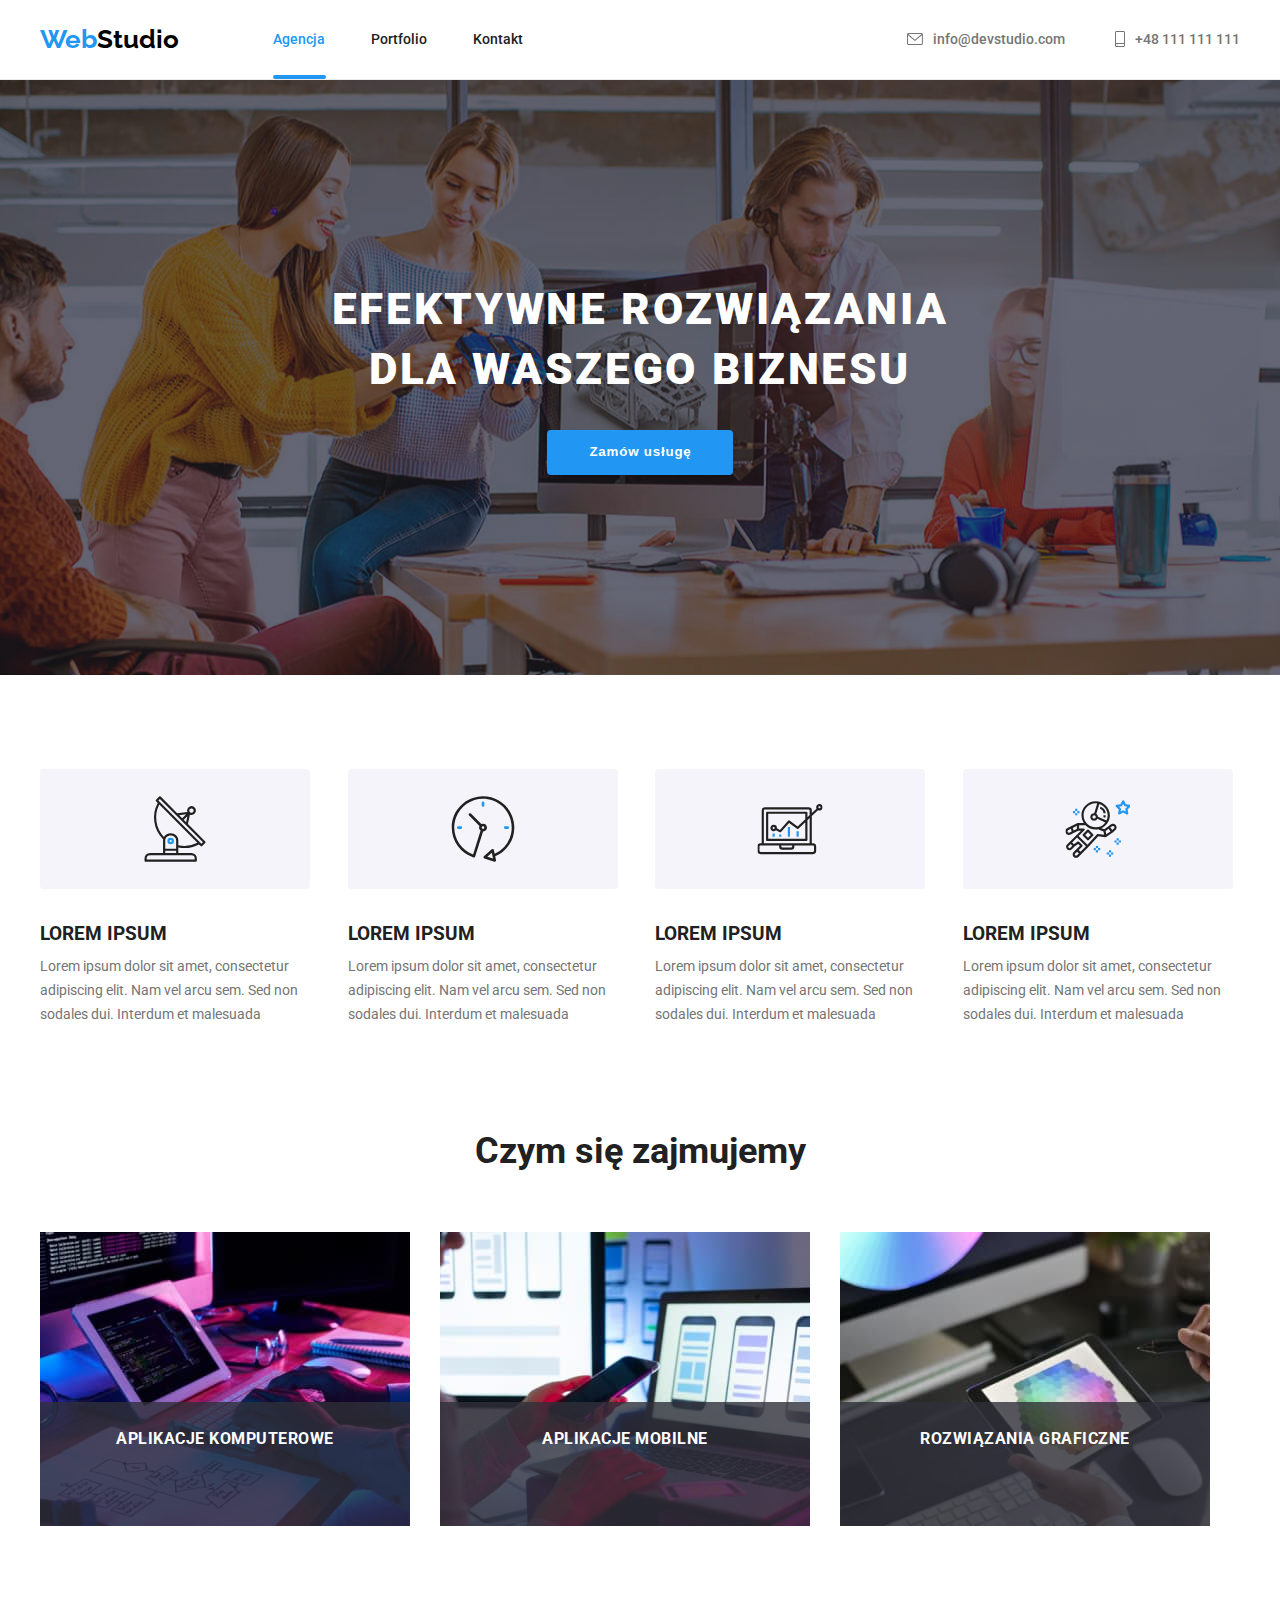
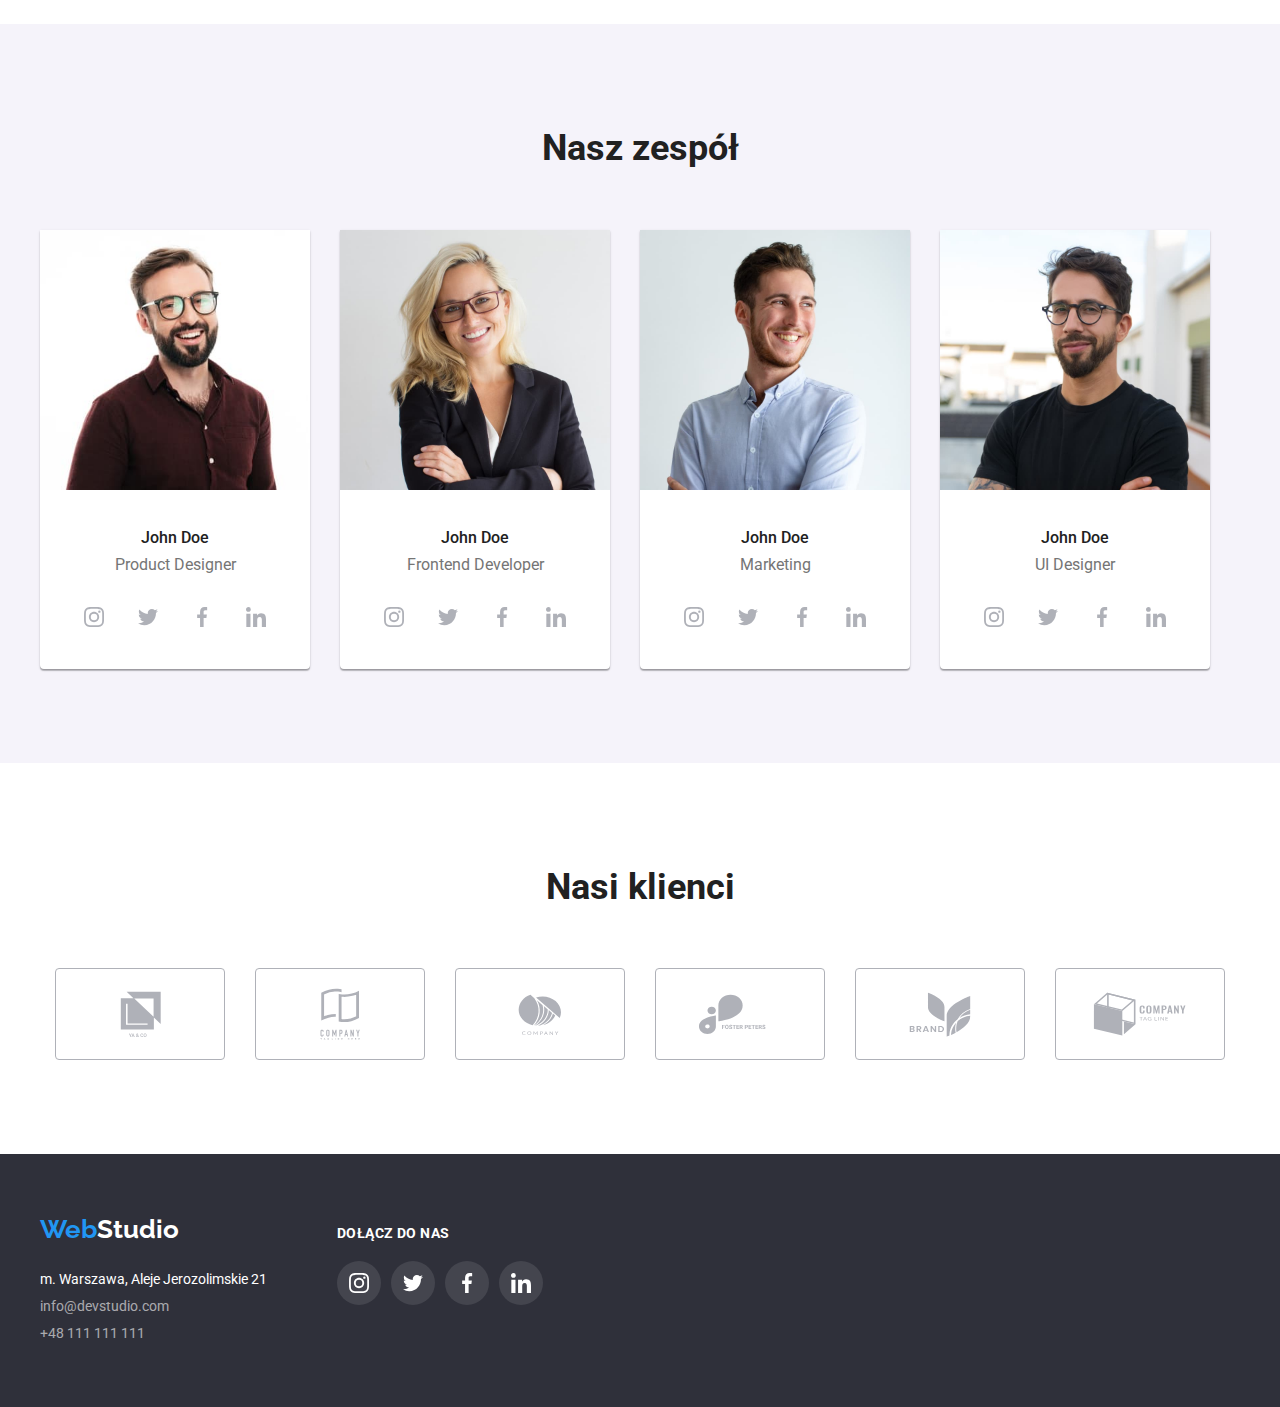
<file: index.html>
<!DOCTYPE html>
<html lang="pl">
  <head>
    <meta charset="UTF-8" />
    <meta http-equiv="X-UA-Compatible" content="IE=edge" />
    <meta name="viewport" content="width=device-width, initial-scale=1.0" />
    <title>EFEKTYWNE ROZWIĄZANIA DLA WASZEGO BIZNESU</title>
    <link
      rel="stylesheet"
      href="https://cdnjs.cloudflare.com/ajax/libs/modern-normalize/1.1.0/modern-normalize.min.css"
      integrity="sha512-wpPYUAdjBVSE4KJnH1VR1HeZfpl1ub8YT/NKx4PuQ5NmX2tKuGu6U/JRp5y+Y8XG2tV+wKQpNHVUX03MfMFn9Q=="
      crossorigin="anonymous"
      referrerpolicy="no-referrer"
    />
    <link rel="preconnect" href="https://fonts.googleapis.com" />
    <link rel="preconnect" href="https://fonts.gstatic.com" crossorigin />
    <link
      href="https://fonts.googleapis.com/css2?family=Raleway:wght@700&family=Roboto:wght@400;500;700;900&display=swap"
      rel="stylesheet"
    />
    <link rel="stylesheet" href="./css/styles.css" />
  </head>
  <body>
    <header class="header-border">
      <div class="container">
        <!-- menu-->
        <div class="header-top">
          <div class="logo-and-links">
            <a class="link logo" href="./index.html"
              ><span class="web-color">Web</span
              ><span class="studio-black">Studio</span></a
            >
            <div>
              <nav>
                <ul class="top-links">
                  <li class="link-style">
                    <a class="link agencja-link" href="./index.html"
                      ><span class="brand-color-link">Agencja</span></a
                    >
                  </li>
                  <li class="link-style">
                    <a class="link" href="./portfolio.html">Portfolio</a>
                  </li>
                  <li class="link-style">
                    <a class="link" href="#">Kontakt</a>
                  </li>
                </ul>
              </nav>
            </div>
          </div>

          <div class="top">
            <a class="link-contact" href="mailto:info@devstudio.com">
              <svg class="contact-icon" width="16" height="12">
                <use href="./images/icons.svg#icon-envelope"></use>
              </svg>
              <span>info@devstudio.com</span></a
            >

            <a class="link-contact" href="tel:+48111111111"
              ><svg class="contact-icon" width="10" height="16">
                <use href="./images/icons.svg#icon-smartphone"></use>
              </svg>
              <span>+48 111 111 111</span></a
            >
          </div>
        </div>
      </div>
    </header>
    <main>
      <section>
        <div class="main-header">
          <h1 class="title">EFEKTYWNE ROZWIĄZANIA DLA WASZEGO BIZNESU</h1>
          <button type="button" class="order-button" data-modal-open>
            Zamów usługę
          </button>
        </div>
        <div class="modal is-hidden" data-modal>
          <div class="window-modal">
            <button class="button-close" type="button" data-modal-close>
              <svg width="11" height="11">
                <use href="./images/icons.svg#icon-vv"></use>
              </svg>
            </button>
          </div>
        </div>
      </section>
      <section class="section">
        <div class="container">
          <!-- sekcja lorem ipsum-->
          <ul class="lorem-list">
            <li>
              <svg class="our-adventages" width="65.43" height="70">
                <use href="./images/icons.svg#icon-antenna-1"></use>
              </svg>
              <h3 class="title-lorem-ipsum">LOREM IPSUM</h3>
              <p class="description-lorem-ipsum">
                Lorem ipsum dolor sit amet, consectetur adipiscing elit. Nam vel
                arcu sem. Sed non sodales dui. Interdum et malesuada
              </p>
            </li>
            <li>
              <svg class="our-adventages" width="65.43" height="70">
                <use href="./images/icons.svg#icon-clock-1"></use>
              </svg>
              <h3 class="title-lorem-ipsum">LOREM IPSUM</h3>
              <p class="description-lorem-ipsum">
                Lorem ipsum dolor sit amet, consectetur adipiscing elit. Nam vel
                arcu sem. Sed non sodales dui. Interdum et malesuada
              </p>
            </li>
            <li>
              <svg class="our-adventages" width="65.43" height="70">
                <use href="./images/icons.svg#icon-diagram-1"></use>
              </svg>
              <h3 class="title-lorem-ipsum">LOREM IPSUM</h3>
              <p class="description-lorem-ipsum">
                Lorem ipsum dolor sit amet, consectetur adipiscing elit. Nam vel
                arcu sem. Sed non sodales dui. Interdum et malesuada
              </p>
            </li>
            <li>
              <svg class="our-adventages" width="65.43" height="70">
                <use href="./images/icons.svg#icon-astronaut-1"></use>
              </svg>
              <h3 class="title-lorem-ipsum">LOREM IPSUM</h3>
              <p class="description-lorem-ipsum">
                Lorem ipsum dolor sit amet, consectetur adipiscing elit. Nam vel
                arcu sem. Sed non sodales dui. Interdum et malesuada
              </p>
            </li>
          </ul>
        </div>
      </section>
      <section class="section what-we-do">
        <div class="container">
          <!--Czym się zajmujemy-->
          <h2 class="headline">Czym się zajmujemy</h2>

          <ul class="lorem-list">
            <li>
              <div class="whatwedo-list">
                <img
                  src="images/typing-on-keyboard.jpg"
                  alt="Zdjęcie osoby pracującej przy biurku"
                  height="294"
                  width="370"
                />
                <p class="whatwedo-description">aplikacje komputerowe</p>
              </div>
            </li>
            <li>
              <div class="whatwedo-list">
                <img
                  src="images/typing-on-phone.jpg"
                  alt="Zdjęcie osoby siedzącej przy biurku z telefonem w ręku"
                  height="294"
                  width="370"
                />
                <p class="whatwedo-description">aplikacje mobilne</p>
              </div>
            </li>
            <li>
              <div class="whatwedo-list">
                <img
                  src="images/working-on-tablet.jpg"
                  alt="Zdjęcie osoby pracującej na tablecie"
                  height="294"
                  width="370"
                />
                <p class="whatwedo-description">rozwiązania graficzne</p>
              </div>
            </li>
          </ul>
        </div>
      </section>
      <section class="our-team-section section">
        <div class="container">
          <!--Sekcja Nasz zespół-->
          <h2 class="headline">Nasz zespół</h2>

          <ul class="team-list">
            <li>
              <figure class="box-team">
                <img
                  src="images/JohnDoe.jpg"
                  alt="Zdjęcie John Doe"
                  height="260"
                  width="270"
                />
                <figcaption>
                  <h3 class="name-surname">John Doe</h3>
                  <p class="description-team">Product Designer</p>
                  <div class="team-social-links-list">
                    <a class="team-social-link" href="#" target="_blank">
                      <svg width="20" height="20">
                        <use href="./images/icons.svg#icon-instagram-2"></use>
                      </svg>
                    </a>
                    <a class="team-social-link" href="#" target="_blank">
                      <svg width="20" height="20">
                        <use href="./images/icons.svg#icon-twitter-1"></use>
                      </svg>
                    </a>
                    <a class="team-social-link" href="#" target="_blank">
                      <svg width="20" height="20">
                        <use href="./images/icons.svg#icon-facebook-1"></use>
                      </svg>
                    </a>
                    <a class="team-social-link" href="#" target="_blank">
                      <svg width="20" height="20">
                        <use href="./images/icons.svg#icon-linkedin-1"></use>
                      </svg>
                    </a>
                  </div>
                </figcaption>
              </figure>
            </li>
            <li>
              <figure class="box-team">
                <img
                  src="images/JanettDoe.jpg"
                  alt="Zdjęcie John Doe"
                  height="260"
                  width="270"
                />
                <figcaption>
                  <h3 class="name-surname">John Doe</h3>
                  <p class="description-team">Frontend Developer</p>
                  <div class="team-social-links-list">
                    <a class="team-social-link" href="#" target="_blank">
                      <svg width="20" height="20">
                        <use href="./images/icons.svg#icon-instagram-2"></use>
                      </svg>
                    </a>
                    <a class="team-social-link" href="#" target="_blank">
                      <svg width="20" height="20">
                        <use href="./images/icons.svg#icon-twitter-1"></use>
                      </svg>
                    </a>
                    <a class="team-social-link" href="#" target="_blank">
                      <svg width="20" height="20">
                        <use href="./images/icons.svg#icon-facebook-1"></use>
                      </svg>
                    </a>
                    <a class="team-social-link" href="#" target="_blank">
                      <svg width="20" height="20">
                        <use href="./images/icons.svg#icon-linkedin-1"></use>
                      </svg>
                    </a>
                  </div>
                </figcaption>
              </figure>
            </li>
            <li>
              <figure class="box-team">
                <img
                  src="images/IanDoe.jpg"
                  alt="Zdjęcie John Doe"
                  height="260"
                  width="270"
                />
                <figcaption>
                  <h3 class="name-surname">John Doe</h3>
                  <p class="description-team">Marketing</p>
                  <div class="team-social-links-list">
                    <a class="team-social-link" href="#" target="_blank">
                      <svg width="20" height="20">
                        <use href="./images/icons.svg#icon-instagram-2"></use>
                      </svg>
                    </a>
                    <a class="team-social-link" href="#" target="_blank">
                      <svg width="20" height="20">
                        <use href="./images/icons.svg#icon-twitter-1"></use>
                      </svg>
                    </a>
                    <a class="team-social-link" href="#" target="_blank">
                      <svg width="20" height="20">
                        <use href="./images/icons.svg#icon-facebook-1"></use>
                      </svg>
                    </a>
                    <a class="team-social-link" href="#" target="_blank">
                      <svg width="20" height="20">
                        <use href="./images/icons.svg#icon-linkedin-1"></use>
                      </svg>
                    </a>
                  </div>
                </figcaption>
              </figure>
            </li>
            <li>
              <figure class="box-team">
                <img
                  src="images/FrankDoe.jpg"
                  alt="Zdjęcie John Doe"
                  height="260"
                  width="270"
                />
                <figcaption>
                  <h3 class="name-surname">John Doe</h3>
                  <p class="description-team">UI Designer</p>
                  <div class="team-social-links-list">
                    <a class="team-social-link" href="#" target="_blank">
                      <svg width="20" height="20">
                        <use href="./images/icons.svg#icon-instagram-2"></use>
                      </svg>
                    </a>
                    <a class="team-social-link" href="#" target="_blank">
                      <svg width="20" height="20">
                        <use href="./images/icons.svg#icon-twitter-1"></use>
                      </svg>
                    </a>
                    <a class="team-social-link" href="#" target="_blank">
                      <svg width="20" height="20">
                        <use href="./images/icons.svg#icon-facebook-1"></use>
                      </svg>
                    </a>
                    <a class="team-social-link" href="#" target="_blank">
                      <svg width="20" height="20">
                        <use href="./images/icons.svg#icon-linkedin-1"></use>
                      </svg>
                    </a>
                  </div>
                </figcaption>
              </figure>
            </li>
          </ul>
        </div>
      </section>
      <section class="section">
        <div class="container">
          <h2 class="headline">Nasi klienci</h2>
          <div class="our-clients-list">
            <a class="our-client-link" href="#" target="_blank">
              <svg width="41px" height="46.7px">
                <use href="./images/icons.svg#icon-yaco"></use>
              </svg>
            </a>
            <a class="our-client-link" href="#" target="_blank">
              <svg width="40px" height="52px">
                <use href="./images/icons.svg#icon-company"></use>
              </svg>
            </a>
            <a class="our-client-link" href="#" target="_blank">
              <svg width="43.46px" height="41.18px">
                <use href="./images/icons.svg#icon-company2"></use>
              </svg>
            </a>
            <a class="our-client-link" href="#" target="_blank">
              <svg width="84.44px" height="40.62px">
                <use href="./images/icons.svg#icon-fosterpeters"></use>
              </svg>
            </a>

            <a class="our-client-link" href="#" target="_blank">
              <svg width="62.54px" height="45.43px">
                <use href="./images/icons.svg#icon-brand"></use>
              </svg>
            </a>
            <a class="our-client-link" href="#" target="_blank">
              <svg width="93.79px" height="43.93px">
                <use href="./images/icons.svg#icon-company3"></use>
              </svg>
            </a>
          </div>
        </div>
      </section>
    </main>
    <footer>
      <div class="footer-style">
        <div class="container">
          <!-- stopka-->
          <div class="footer-left">
            <a class="link logo" href="./index.html"
              ><span class="web-color">Web</span
              ><span class="studio-white">Studio</span></a
            >
            <address class="address-style">
              <a
                class="link-white"
                href="https://goo.gl/maps/65fGwpyDX6Cznndh6"
                target="_blank"
                >m. Warszawa, Aleje Jerozolimskie 21</a
              >
              <br />
              <a class="link-grey" href="mailto:info@devstudio.com"
                >info@devstudio.com</a
              ><br />
              <a class="link-grey" href="tel:+48111111111">+48 111 111 111</a>
            </address>
          </div>
          <div class="footer-right">
            <h3 class="join-us">Dołącz do nas</h3>
            <div class="footer-social-links-list">
              <a class="footer-social-link" href="#" target="_blank">
                <svg width="20" height="20">
                  <use href="./images/icons.svg#icon-instagram-2"></use>
                </svg>
              </a>
              <a class="footer-social-link" href="#" target="_blank">
                <svg width="20" height="20">
                  <use href="./images/icons.svg#icon-twitter-1"></use>
                </svg>
              </a>
              <a class="footer-social-link" href="#" target="_blank">
                <svg width="20" height="20">
                  <use href="./images/icons.svg#icon-facebook-1"></use>
                </svg>
              </a>
              <a class="footer-social-link" href="#" target="_blank">
                <svg width="20" height="20">
                  <use href="./images/icons.svg#icon-linkedin-1"></use>
                </svg>
              </a>
            </div>
          </div>
        </div>
      </div>
    </footer>
    <script src="./js/modal.js"></script>
  </body>
</html>
</file>
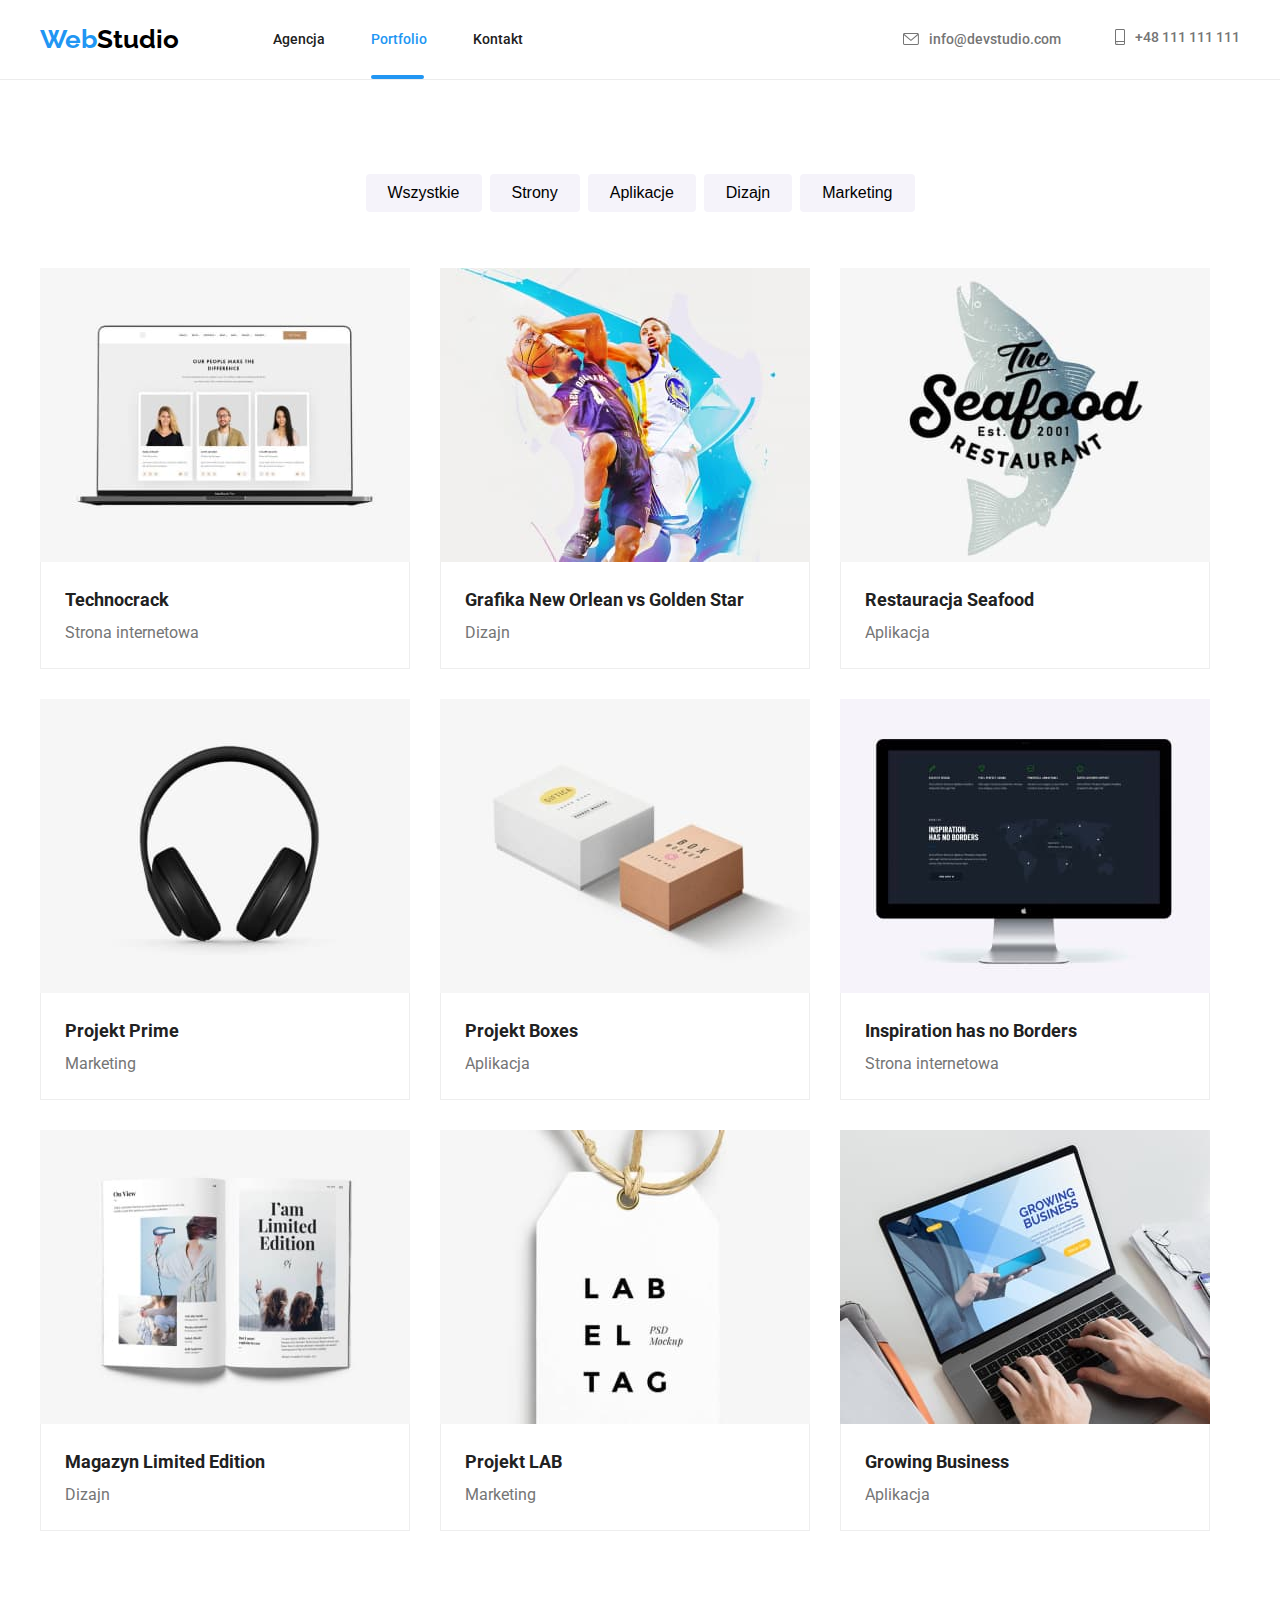
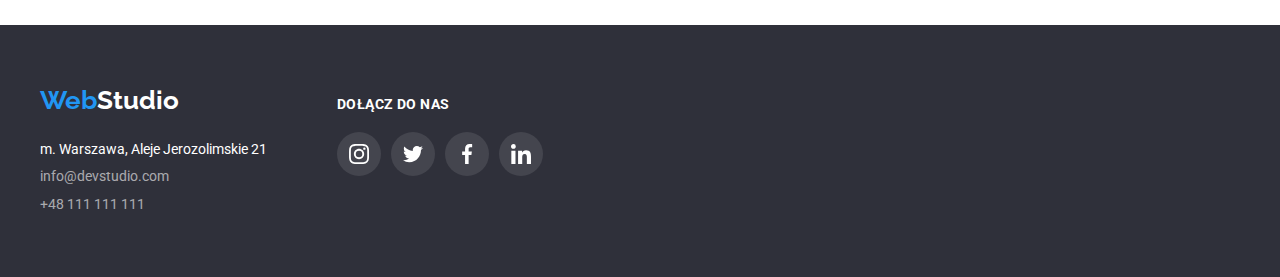
<file: portfolio.html>
<!DOCTYPE html>
<html lang="pl">
  <head>
    <meta charset="UTF-8" />
    <meta http-equiv="X-UA-Compatible" content="IE=edge" />
    <meta name="viewport" content="width=device-width, initial-scale=1.0" />
    <title>PORTFOLIO</title>
    <link
      rel="stylesheet"
      href="https://cdnjs.cloudflare.com/ajax/libs/modern-normalize/1.1.0/modern-normalize.min.css"
      integrity="sha512-wpPYUAdjBVSE4KJnH1VR1HeZfpl1ub8YT/NKx4PuQ5NmX2tKuGu6U/JRp5y+Y8XG2tV+wKQpNHVUX03MfMFn9Q=="
      crossorigin="anonymous"
      referrerpolicy="no-referrer"
    />
    <link rel="preconnect" href="https://fonts.googleapis.com" />
    <link rel="preconnect" href="https://fonts.gstatic.com" crossorigin />
    <link
      href="https://fonts.googleapis.com/css2?family=Raleway:wght@700&family=Roboto:wght@400;500;700;900&display=swap"
      rel="stylesheet"
    />
    <link rel="stylesheet" href="./css/styles.css" />
  </head>

  <body>
    <header class="header-border">
      <div class="container">
        <!-- menu-->
        <div class="header-top">
          <div class="logo-and-links">
            <a class="link logo" href="./index.html"
              ><span class="web-color">Web</span
              ><span class="studio-black">Studio</span></a
            >
            <div>
              <nav>
                <ul class="top-links">
                  <li class="link-style">
                    <a class="link" href="./index.html">Agencja</a>
                  </li>
                  <li class="link-style">
                    <a class="link portfolio-link" href="./portfolio.html"
                      ><span class="brand-color-link">Portfolio</span></a
                    >
                  </li>
                  <li class="link-style">
                    <a class="link" href="#">Kontakt</a>
                  </li>
                </ul>
              </nav>
            </div>
          </div>

          <div>
            <a class="link-contact" href="mailto:info@devstudio.com">
              <svg class="contact-icon" width="16" height="12">
                <use href="./images/icons.svg#icon-envelope"></use>
              </svg>
              info@devstudio.com</a
            >

            <a class="link-contact" href="tel:+48111111111"
              ><svg class="contact-icon" width="10" height="16">
                <use href="./images/icons.svg#icon-smartphone"></use>
              </svg>
              +48 111 111 111</a
            >
          </div>
        </div>
      </div>
    </header>
    <main>
      <section class="filters section">
        <div class="container">
          <ul class="filter-list">
            <li>
              <button class="filter-button" type="button">Wszystkie</button>
            </li>
            <li>
              <button class="filter-button" type="button">Strony</button>
            </li>
            <li>
              <button class="filter-button" type="button">Aplikacje</button>
            </li>
            <li>
              <button class="filter-button" type="button">Dizajn</button>
            </li>
            <li>
              <button class="filter-button" type="button">Marketing</button>
            </li>
          </ul>
        </div>
        <div class="container">
          <ul class="portfolio-list">
            <li tabindex="0">
              <figure>
                <div class="portfolio-overlay">
                  <img
                    src="./images/technocrack.jpg"
                    alt="Zdjęcie przedstawiające MacBook Pro na białym tle z wyświetlą stroną internetową"
                    width="370"
                    height="294"
                  />
                  <p class="overlay-description">
                    Technocrack jest popularną platformą wykorzystywaną do
                    rozpowszechniania koronawirusa. Firmy wykorzystują tę
                    platformę do celów szpiegowskich i ataków na
                    niezabezpieczone serwery konkurencji
                  </p>
                </div>
                <figcaption class="item-box">
                  <h3 class="product-name">Technocrack</h3>
                  <p class="product-description">Strona internetowa</p>
                </figcaption>
              </figure>
            </li>
            <li tabindex="0">
              <figure>
                <div class="portfolio-overlay">
                  <img
                    src="./images/goldenstar.jpg"
                    alt="Grafika przedstawiajaca dwóch koszykarzy w walce o piłkę"
                    width="370"
                    height="294"
                  />
                  <p class="overlay-description">
                    Technocrack jest popularną platformą wykorzystywaną do
                    rozpowszechniania koronawirusa. Firmy wykorzystują tę
                    platformę do celów szpiegowskich i ataków na
                    niezabezpieczone serwery konkurencji
                  </p>
                </div>
                <figcaption class="item-box">
                  <h3 class="product-name">
                    Grafika New Orlean vs Golden Star
                  </h3>
                  <p class="product-description">Dizajn</p>
                </figcaption>
              </figure>
            </li>
            <li tabindex="0">
              <figure>
                <div class="portfolio-overlay">
                  <img
                    src="./images/seafood.jpg"
                    alt="Grafika przedstawiająca logo restauracji z owocami morza"
                    width="370"
                    height="294"
                  />
                  <p class="overlay-description">
                    Technocrack jest popularną platformą wykorzystywaną do
                    rozpowszechniania koronawirusa. Firmy wykorzystują tę
                    platformę do celów szpiegowskich i ataków na
                    niezabezpieczone serwery konkurencji
                  </p>
                </div>
                <figcaption class="item-box">
                  <h3 class="product-name">Restauracja Seafood</h3>
                  <p class="product-description">Aplikacja</p>
                </figcaption>
              </figure>
            </li>
            <li tabindex="0">
              <figure>
                <div class="portfolio-overlay">
                  <img
                    src="./images/project-prime.jpg"
                    alt="Zdjęcie przedstawiające czarne słuchawki nauszne na białym tle"
                    width="370"
                    height="294"
                  />
                  <p class="overlay-description">
                    Technocrack jest popularną platformą wykorzystywaną do
                    rozpowszechniania koronawirusa. Firmy wykorzystują tę
                    platformę do celów szpiegowskich i ataków na
                    niezabezpieczone serwery konkurencji
                  </p>
                </div>
                <figcaption class="item-box">
                  <h3 class="product-name">Projekt Prime</h3>
                  <p class="product-description">Marketing</p>
                </figcaption>
              </figure>
            </li>
            <li tabindex="0">
              <figure>
                <div class="portfolio-overlay">
                  <img
                    src="./images/projekt-boxes.jpg"
                    alt="Zdjęcie przestawiające dwa niewielkie pudełka na białym tle"
                    width="370"
                    height="294"
                  />
                  <p class="overlay-description">
                    Technocrack jest popularną platformą wykorzystywaną do
                    rozpowszechniania koronawirusa. Firmy wykorzystują tę
                    platformę do celów szpiegowskich i ataków na
                    niezabezpieczone serwery konkurencji
                  </p>
                </div>
                <figcaption class="item-box">
                  <h3 class="product-name">Projekt Boxes</h3>
                  <p class="product-description">Aplikacja</p>
                </figcaption>
              </figure>
            </li>
            <li tabindex="0">
              <figure>
                <div class="portfolio-overlay">
                  <img
                    src="./images/no-borders.jpg"
                    alt="Zdjęcie przedstawia ekran z wyświetloną stroną internetową"
                    width="370"
                    height="294"
                  />
                  <p class="overlay-description">
                    Technocrack jest popularną platformą wykorzystywaną do
                    rozpowszechniania koronawirusa. Firmy wykorzystują tę
                    platformę do celów szpiegowskich i ataków na
                    niezabezpieczone serwery konkurencji
                  </p>
                </div>
                <figcaption class="item-box">
                  <h3 class="product-name">Inspiration has no Borders</h3>
                  <p class="product-description">Strona internetowa</p>
                </figcaption>
              </figure>
            </li>
            <li tabindex="0">
              <figure>
                <div class="portfolio-overlay">
                  <img
                    src="./images/magazyn-limited.jpg"
                    alt="Zdjęcie przesdstawia otwarty magazyn Limited Edition"
                    width="370"
                    height="294"
                  />
                  <p class="overlay-description">
                    Technocrack jest popularną platformą wykorzystywaną do
                    rozpowszechniania koronawirusa. Firmy wykorzystują tę
                    platformę do celów szpiegowskich i ataków na
                    niezabezpieczone serwery konkurencji
                  </p>
                </div>
                <figcaption class="item-box">
                  <h3 class="product-name">Magazyn Limited Edition</h3>
                  <p class="product-description">Dizajn</p>
                </figcaption>
              </figure>
            </li>
            <li tabindex="0">
              <figure>
                <div class="portfolio-overlay">
                  <img
                    src="./images/projekt-lab.jpg"
                    alt="Zdjęcie przedstawia ozdobną etykietę na białym tle"
                    width="370"
                    height="294"
                  />
                  <p class="overlay-description">
                    Technocrack jest popularną platformą wykorzystywaną do
                    rozpowszechniania koronawirusa. Firmy wykorzystują tę
                    platformę do celów szpiegowskich i ataków na
                    niezabezpieczone serwery konkurencji
                  </p>
                </div>
                <figcaption class="item-box">
                  <h3 class="product-name">Projekt LAB</h3>
                  <p class="product-description">Marketing</p>
                </figcaption>
              </figure>
            </li>
            <li tabindex="0">
              <figure>
                <div class="portfolio-overlay">
                  <img
                    src="./images/gowing-business.jpg"
                    alt="Zdjęcie przedstawia osobę piszącą na komputerze, na którym wyświetlona jest aplikacja Growing Business"
                    width="370"
                    height="294"
                  />
                  <p class="overlay-description">
                    Technocrack jest popularną platformą wykorzystywaną do
                    rozpowszechniania koronawirusa. Firmy wykorzystują tę
                    platformę do celów szpiegowskich i ataków na
                    niezabezpieczone serwery konkurencji
                  </p>
                </div>
                <figcaption class="item-box">
                  <h3 class="product-name">Growing Business</h3>
                  <p class="product-description">Aplikacja</p>
                </figcaption>
              </figure>
            </li>
          </ul>
        </div>
      </section>
    </main>
    <footer>
      <div class="footer-style">
        <div class="container">
          <!-- stopka-->
          <div class="footer-left">
            <a class="link logo" href="./index.html"
              ><span class="web-color">Web</span
              ><span class="studio-white">Studio</span></a
            >
            <address class="address-style">
              <a
                class="link-white"
                href="https://goo.gl/maps/65fGwpyDX6Cznndh6"
                target="_blank"
                >m. Warszawa, Aleje Jerozolimskie 21</a
              >
              <br />
              <a class="link-grey" href="mailto:info@devstudio.com"
                >info@devstudio.com</a
              ><br />
              <a class="link-grey" href="tel:+48111111111">+48 111 111 111</a>
            </address>
          </div>
          <div class="footer-right">
            <h3 class="join-us">Dołącz do nas</h3>
            <div class="footer-social-links-list">
              <a class="footer-social-link" href="#" target="_blank">
                <svg width="20" height="20">
                  <use href="./images/icons.svg#icon-instagram-2"></use>
                </svg>
              </a>
              <a class="footer-social-link" href="#" target="_blank">
                <svg width="20" height="20">
                  <use href="./images/icons.svg#icon-twitter-1"></use>
                </svg>
              </a>
              <a class="footer-social-link" href="#" target="_blank">
                <svg width="20" height="20">
                  <use href="./images/icons.svg#icon-facebook-1"></use>
                </svg>
              </a>
              <a class="footer-social-link" href="#" target="_blank">
                <svg width="20" height="20">
                  <use href="./images/icons.svg#icon-linkedin-1"></use>
                </svg>
              </a>
            </div>
          </div>
        </div>
      </div>
    </footer>
    <script src="./js/modal.js"></script>
  </body>
</html>
</file>
<file: css/styles.css>
:root {
  --brand-color: #2196f3;
  --normal-color: #212121;
  --background-color: #f5f3fa;
  --background-white: #fff;
  --link-white-transparency: rgba(255, 255, 255, 0.6);
  --grey: #757575;
  --black: #000;
  --main-background: #2f303a;
  --border-color: #ececec;
  --border-item-box: #eee;
}

body {
  font-family: "Roboto", sans-serif;
  color: #212121;
}

* {
  margin: 0;
  padding: 0;
}

.container {
  width: 100%;
  max-width: 1200px;
  margin: 0 auto;
  padding: 0 15px;
}

.top {
  display: flex;
}
.header-top {
  display: flex;
  justify-content: space-between;
  align-items: center;
  padding: 24px 0 25px 0;
}
.header-border {
  border-bottom: 1px solid var(--border-color);
}
.link-style:first-child {
  margin-left: 0px;
}
.link-style:last-child {
  margin-right: 0px;
}

.top-links {
  display: flex;
  margin-left: 94px;
  transition: color 250ms cubic-bezier(0.4, 0, 0.2, 1);
}

.portfolio-link::after {
  content: "";
  background-color: var(--brand-color);
  width: 53px;
  height: 4px;
  border-radius: 2px;
  display: block;
  margin-top: 28px;
  position: absolute;
}

.agencja-link::after {
  content: "";
  background-color: var(--brand-color);
  width: 53px;
  height: 4px;
  border-radius: 2px;
  display: block;
  margin-top: 28px;
  position: absolute;
}

.logo-and-links {
  display: flex;
  align-items: center;
}

.title-lorem-ipsum {
  padding-bottom: 10px;
}

h1,
h2,
h3,
p,
ul {
  margin: 0;
  padding: 0;
  border: 0;
  list-style-type: none;
}

.filter-button {
  font-weight: 500;
  font-size: 16px;
  background-color: var(--background-color);
  cursor: pointer;
  line-height: 1.62;
  border: none;
  border-radius: 4px;
  padding: 6px 22px 6px 22px;
  transition: background-color 250ms cubic-bezier(0.4, 0, 0.2, 1),
    color 250ms cubic-bezier(0.4, 0, 0.2, 1),
    box-shadow 250ms cubic-bezier(0.4, 0, 0.2, 1);
}

.filter-button:is(:hover, :focus) {
  background-color: var(--brand-color);
  color: var(--background-white);
  box-shadow: 0px 3px 1px rgba(0, 0, 0, 0.1), 0px 1px 2px rgba(0, 0, 0, 0.08),
    0px 2px 2px rgba(0, 0, 0, 0.12);
}

.filter-list {
  display: flex;
  gap: 8px;
  justify-content: center;
}

.portfolio-list {
  display: flex;
  flex-wrap: wrap;
  gap: 30px;
  padding-top: 56px;
}

.item-box {
  border-left: 1px solid var(--border-item-box);
  border-bottom: 1px solid var(--border-item-box);
  border-right: 1px solid var(--border-item-box);
  padding: 20px 24px;
}
.link {
  text-decoration: none;
  color: var(--normal-color);
  transition: color 250ms cubic-bezier(0.4, 0, 0.2, 1);
}
.link-white {
  color: var(--background-white);
  text-decoration: none;
  font-size: 14px;
}
.link-grey {
  color: var(--link-white-transparency);
  text-decoration: none;
  font-size: 14px;
  transition: color 250ms cubic-bezier(0.4, 0, 0.2, 1);
}
.link-contact {
  text-decoration: none;
  color: var(--grey);
  font-weight: 500;
  font-size: 14px;
  line-height: 1.17;
  margin: 0 25px;
  fill: currentColor;
  display: inline-flex;
  justify-content: baseline;
  align-items: center;
  transition: color 250ms cubic-bezier(0.4, 0, 0.2, 1);
}

.link-contact:first-child {
  margin-left: 0;
}
.link-contact:last-child {
  margin-right: 0;
}

.link:is(:hover, :focus) {
  color: var(--brand-color);
}

.top-links:is(:hover, :focus) {
  color: var(--brand-color);
}

.link-grey:is(:hover, :focus) {
  color: var(--brand-color);
}

.link-contact:is(:hover, :focus) {
  color: var(--brand-color);
}

.contact-icon {
  margin-right: 10px;
}

.link-style {
  font-weight: 500;
  font-size: 14px;
  line-height: 1.17;
  margin: 0 23px;
}

.logo {
  font-weight: 700;
  font-size: 26px;
  font-family: "Raleway", sans-serif;
  line-height: 1.17;
}

.studio-black {
  color: var(--black);
}

.studio-white {
  color: var(--background-white);
}

.web-color {
  color: var(--brand-color);
}

.main-header {
  display: flex;
  flex-flow: column wrap;
  align-items: center;
  padding-top: 200px;
  padding-bottom: 200px;
  background-color: var(--main-background);
  background-image: linear-gradient(
      rgba(47, 48, 58, 0.4),
      rgba(47, 48, 58, 0.4)
    ),
    url("../images/background.jpg");
  background-repeat: no-repeat;
  background-position: center;
  /* max-width: 1600px; */
}
.our-adventages {
  background-color: rgba(245, 244, 250, 1);
  border-radius: 4px;
  box-sizing: content-box;
  padding: 25px 102.34px;
  margin-bottom: 30px;
}

.team-social-links-list {
  display: flex;
  gap: 10px;
  justify-content: center;
  align-items: center;
  margin-top: 16px;
}

.team-social-link {
  fill: #afb1b8;
  display: flex;
  justify-content: center;
  align-items: center;
  padding: 12;
  width: 44px;
  height: 44px;
  transition: fill 250ms cubic-bezier(0.4, 0, 0.2, 1),
    background-color 250ms cubic-bezier(0.4, 0, 0.2, 1);
  border-radius: 50%;
}

.team-social-link:is(:hover, :focus) {
  fill: var(--background-white);
  background-color: var(--brand-color);
}

.title {
  font-weight: 900;
  font-size: 44px;
  color: var(--background-white);
  text-align: center;
  line-height: 1.36;
  letter-spacing: 0.06em;
  margin: 0 auto;
  max-width: 696px;
}

.order-button {
  background-color: var(--brand-color);
  font-weight: 700;
  color: var(--background-white);
  box-shadow: 0px 4px 4px rgba(0, 0, 0, 0.15);
  line-height: 1.875;
  letter-spacing: 0.06em;
  border-radius: 4px;
  cursor: pointer;
  border: none;
  border-radius: 4px;
  padding: 10px 41px 10px 42px;
  margin-top: 30px;
}

.is-hidden {
  pointer-events: none;
  visibility: hidden;
  opacity: 0;
}

.is-hidden .modal {
  transform: scale(0);
}

.modal {
  background-color: rgba(0, 0, 0, 0.2);
  position: fixed;
  z-index: 1;
  top: 0;
  bottom: 0;
  left: 0;
  right: 0;
  transform: scale(1);
  transition: 0.2s ease-in;
}

.button-close {
  position: absolute;
  box-sizing: border-box;
  cursor: pointer;
  top: 8px;
  right: 8px;
  background-color: var(--background-white);
  border-radius: 50%;
  border: 1px solid rgba(0, 0, 0, 0.1);
  width: 30px;
  height: 30px;
  display: flex;
  justify-content: center;
  align-items: center;
}

.window-modal {
  background-color: var(--background-white);
  position: absolute;
  width: 528px;
  height: 581px;
  border-radius: 4px;
  box-shadow: 0px 1px 3px rgba(0, 0, 0, 0.12), 0px 1px 1px rgba(0, 0, 0, 0.14),
    0px 2px 1px rgba(0, 0, 0, 0.2);
  top: 50%;
  left: 50%;
  transform: translate(-50%, -50%);
}

.what-we-do {
  margin-top: -94px;
}

.headline {
  font-weight: 700;
  color: var(--normal-color);
  font-size: 36px;
  line-height: 1.71;
  text-align: center;
  padding-bottom: 50px;
}
.lorem-ipsum {
  font-weight: 700;
  color: var(--normal-color);
  font-size: 14px;
  line-height: 1.14;
}
.name-surname {
  font-weight: 500;
  font-size: 16px;
  color: var(--normal-color);
  line-height: 1.71;
  text-align: center;
}
.our-team-section {
  background-color: var(--background-color);
}

.team-list {
  display: flex;
  gap: 30px;
  max-width: 1170px;
}
.box-team {
  box-shadow: 0px 1px 3px rgba(0, 0, 0, 0.12), 0px 1px 1px rgba(0, 0, 0, 0.14),
    0px 2px 1px rgba(0, 0, 0, 0.2);
  border-radius: 0px 0px 4px 4px;
  background-color: var(--background-white);
  padding-bottom: 30px;
}

.box-team > img {
  padding-bottom: 30px;
  box-sizing: content-box;
}

.section {
  padding: 94px 0;
}

.lorem-list {
  display: flex;
  gap: 30px;
}

.whatwedo-list {
  position: relative;
  display: inline-flex;
}

.whatwedo-description {
  font-weight: 700;
  text-transform: uppercase;
  letter-spacing: 0.03em;
  text-align: center;
  color: var(--background-white);
  position: absolute;
  background-color: rgba(47, 48, 58, 0.8);
  bottom: 0;
  left: 0;
  right: 0;
  height: 70px;
  padding: 27px;
}

.description-lorem-ipsum {
  color: var(--grey);
  font-size: 14px;
  line-height: 1.71;
}

.description-team {
  color: var(--grey);
  font-size: 16px;
  line-height: 1.71;
  text-align: center;
}
.footer-style {
  background-color: var(--main-background);
  padding: 60px 0 60px 0;
  transition: background-color 250ms cubic-bezier(0.4, 0, 0.2, 1);
}

.address-style {
  font-style: normal;
  line-height: 1.71;
  padding-top: 20px;
}

.product-name {
  font-weight: 700;
  font-size: 18px;
  color: var(--normal-color);
  line-height: 2;
}

.product-description {
  font-size: 16px;
  color: var(--grey);
  line-height: 1.86;
}

.join-us {
  font-weight: 700;
  text-transform: uppercase;
  font-size: 14px;
  color: var(--background-white);
  letter-spacing: 0.03em;
}

.footer-style > .container {
  display: flex;
  gap: 70px;
  align-items: baseline;
}

.footer-social-links-list {
  display: flex;
  gap: 10px;
  justify-content: center;
  align-items: center;
  margin-top: 20px;
}

.footer-social-link {
  fill: var(--background-white);
  display: flex;
  justify-content: center;
  align-items: center;
  padding: 12;
  width: 44px;
  height: 44px;
  background-color: rgba(255, 255, 255, 0.1);
  border-radius: 50%;
  transition: background-color 250ms cubic-bezier(0.4, 0, 0.2, 1);
}

.footer-social-link:is(:hover, :focus) {
  background-color: var(--brand-color);
  border-radius: 50%;
}

.our-client-link {
  box-sizing: border-box;
  width: 170px;
  height: 92px;
  display: flex;
  justify-content: center;
  align-items: center;
  fill: #afb1b8;
  border: 1px solid #afb1b8;
  border-radius: 4px;
  transition: fill 250ms cubic-bezier(0.4, 0, 0.2, 1),
    border 250ms cubic-bezier(0.4, 0, 0.2, 1);
}

.our-clients-list {
  display: flex;
  justify-content: center;
  align-items: center;
  gap: 30px;
}

.our-client-link:is(:hover, :focus) {
  fill: var(--brand-color);
  border: 1px solid var(--brand-color);
}

.portfolio-list > li:is(:hover, :focus) {
  box-shadow: 0px 1px 1px rgba(0, 0, 0, 0.12), 0px 4px 4px rgba(0, 0, 0, 0.06),
    1px 4px 6px rgba(0, 0, 0, 0.16);
}

.portfolio-list > li {
  transition: box-shadow 250ms cubic-bezier(0.4, 0, 0.2, 1);
}

.portfolio-overlay {
  position: relative;
  overflow: hidden;
}

.portfolio-list > li:is(:hover, :focus) .overlay-description {
  transform: translateY(0);
}

.overlay-description {
  position: absolute;
  font-size: 18px;
  letter-spacing: 0.03em;
  font-weight: 400;
  display: flex;
  align-items: center;
  padding: 49px 45px 49px 24px;
  line-height: 1.56;
  color: var(--background-white);
  top: 0;
  left: 0;
  bottom: 0;
  right: 0;
  background-color: rgba(33, 150, 243, 0.9);
  transform: translateY(100%);
  transition: transform 250ms cubic-bezier(0.4, 0, 0.2, 1);
}

.portfolio-overlay > img {
  display: block;
}

.brand-color-link {
  color: var(--brand-color);
}
</file>
